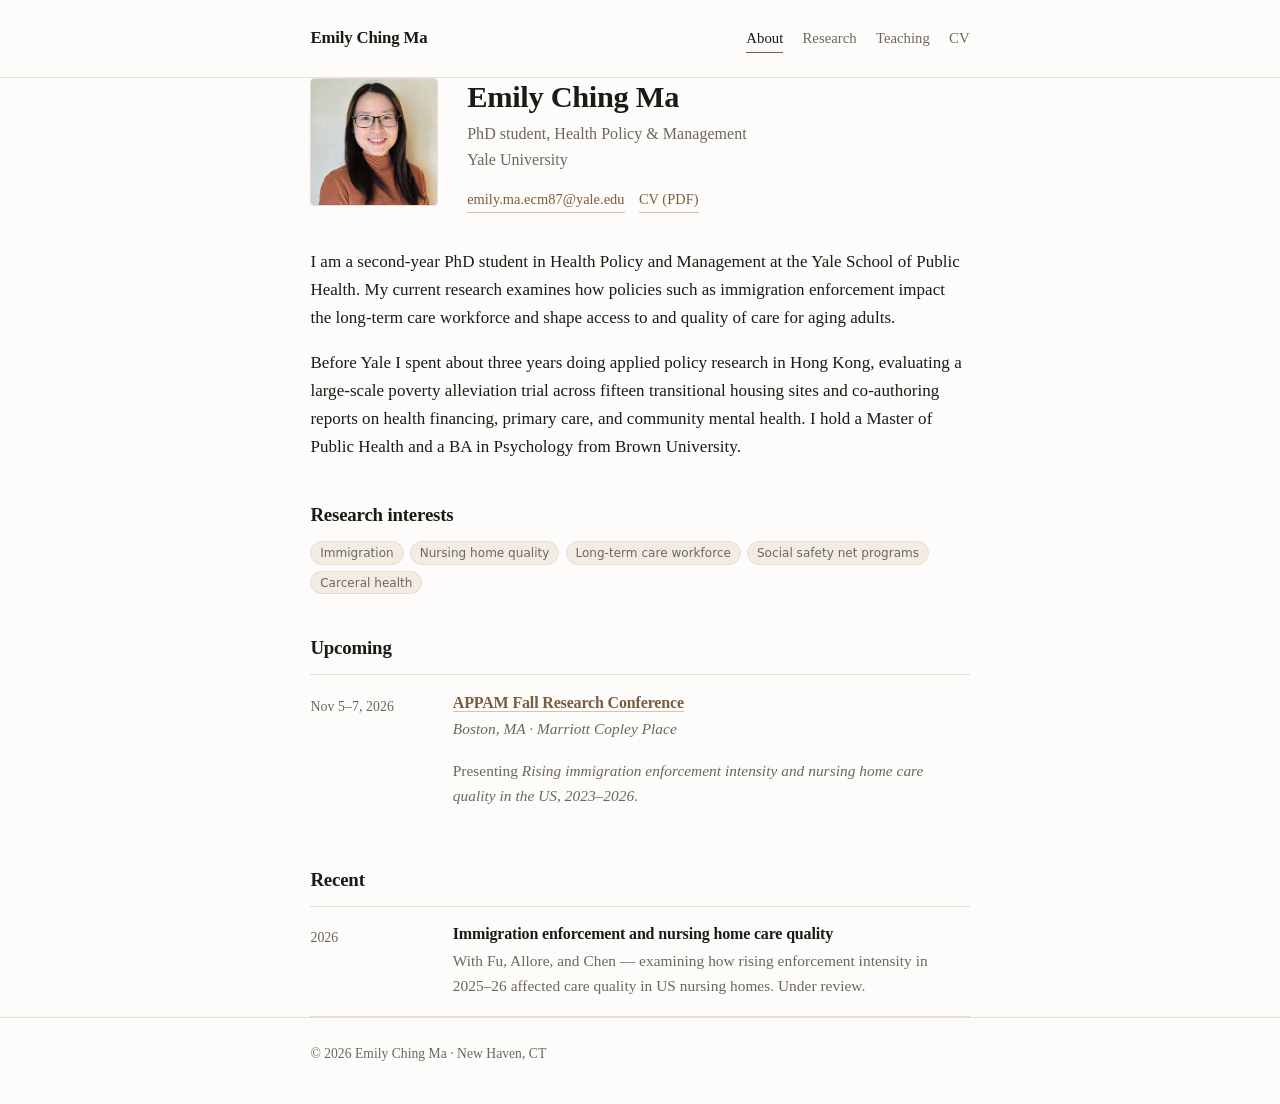
<file: index.html>
<!doctype html>
<html lang="en">
<head>
<meta charset="utf-8">
<meta name="viewport" content="width=device-width, initial-scale=1">
<title>Emily Ching Ma</title>
<meta name="description" content="Emily Ching Ma — PhD student in Health Policy & Management at Yale University.">
<link rel="stylesheet" href="style.css">
</head>
<body>

<header class="site">
  <div class="wrap">
    <a class="brand" href="index.html">Emily Ching Ma</a>
    <nav class="site">
      <a href="index.html" aria-current="page">About</a>
      <a href="research.html">Research</a>
      <a href="teaching.html">Teaching</a>
      <a href="cv.html">CV</a>
    </nav>
  </div>
</header>

<main class="wrap">

  <div class="intro">
    <img src="assets/photo.jpg" alt="Emily Ching Ma">
    <div>
      <h1>Emily Ching Ma</h1>
      <p class="tagline">PhD student, Health Policy &amp; Management<br>Yale University</p>
      <div class="links">
        <a href="mailto:emily.ma.ecm87@yale.edu">emily.ma.ecm87@yale.edu</a>
        <a href="assets/emily-ma-cv.pdf">CV (PDF)</a>
      </div>
    </div>
  </div>

  <p>I am a second-year PhD student in Health Policy and Management at the Yale School of Public
  Health. My current research examines how policies such as immigration enforcement impact the long-term
  care workforce and shape access to and quality of care for aging adults.</p>

  <p>Before Yale I spent about three years doing applied policy research in Hong Kong, evaluating a
  large-scale poverty alleviation trial across fifteen transitional housing sites and co-authoring reports
  on health financing, primary care, and community mental health. I hold a Master of Public Health and a
  BA in Psychology from Brown University.</p>

  <h2>Research interests</h2>
  <div class="tags">
    <span class="tag">Immigration</span>
    <span class="tag">Nursing home quality</span>
    <span class="tag">Long-term care workforce</span>
    <span class="tag">Social safety net programs</span>
    <span class="tag">Carceral health</span>
  </div>

  <h2>Upcoming</h2>
  <div class="entry">
    <div class="when">Nov 5&ndash;7, 2026</div>
    <div class="what">
      <h3><a href="https://www.appam.org/conference-events/2026appam/">APPAM Fall Research Conference</a></h3>
      <p class="role">Boston, MA &middot; Marriott Copley Place</p>
      <p>Presenting <em>Rising immigration enforcement intensity and nursing home care quality in the US,
      2023&ndash;2026</em>.</p>
    </div>
  </div>

  <h2>Recent</h2>
  <div class="entry">
    <div class="when">2026</div>
    <div class="what">
      <h3>Immigration enforcement and nursing home care quality</h3>
      <p>With Fu, Allore, and Chen — examining how rising enforcement intensity in 2025–26 affected
      care quality in US nursing homes. Under review.</p>
    </div>
  </div>

</main>

<footer class="site">
  <div class="wrap">© 2026 Emily Ching Ma · New Haven, CT</div>
</footer>

</body>
</html>
</file>
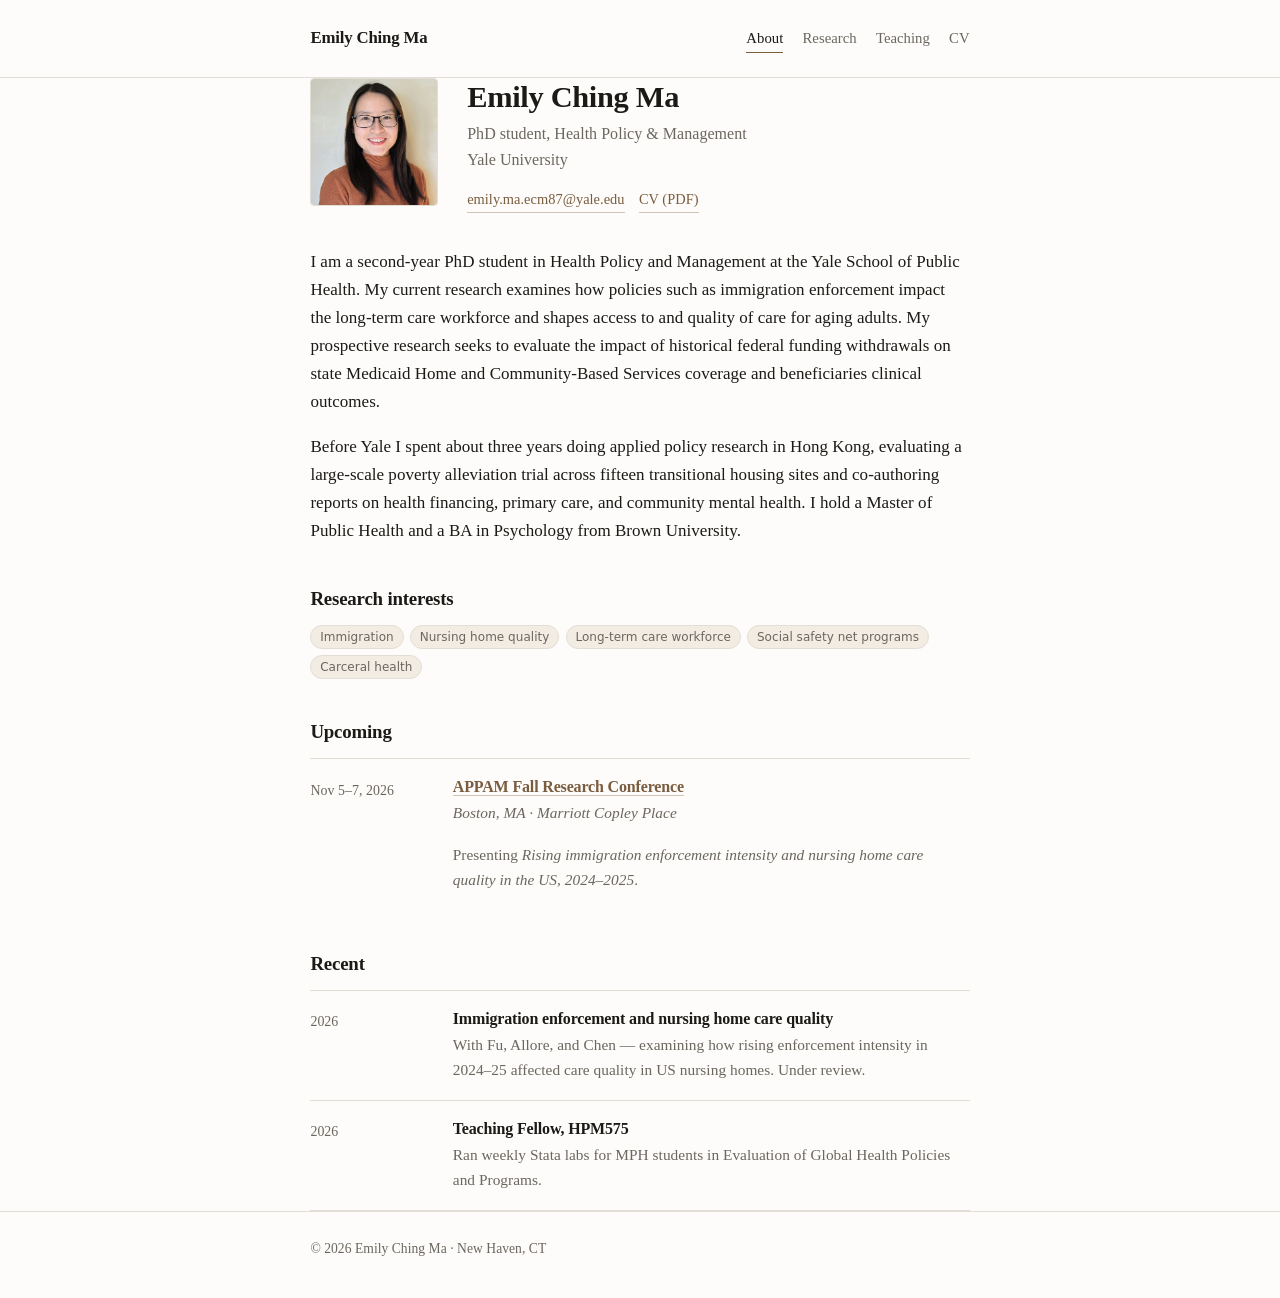
<file: site/index.html>
<!doctype html>
<html lang="en">
<head>
<meta charset="utf-8">
<meta name="viewport" content="width=device-width, initial-scale=1">
<title>Emily Ching Ma</title>
<meta name="description" content="Emily Ching Ma — PhD student in Health Policy & Management at Yale University.">
<link rel="stylesheet" href="style.css">
</head>
<body>

<header class="site">
  <div class="wrap">
    <a class="brand" href="index.html">Emily Ching Ma</a>
    <nav class="site">
      <a href="index.html" aria-current="page">About</a>
      <a href="research.html">Research</a>
      <a href="teaching.html">Teaching</a>
      <a href="cv.html">CV</a>
    </nav>
  </div>
</header>

<main class="wrap">

  <div class="intro">
    <img src="assets/photo.jpg" alt="Emily Ching Ma">
    <div>
      <h1>Emily Ching Ma</h1>
      <p class="tagline">PhD student, Health Policy &amp; Management<br>Yale University</p>
      <div class="links">
        <a href="mailto:emily.ma.ecm87@yale.edu">emily.ma.ecm87@yale.edu</a>
        <a href="assets/emily-ma-cv.pdf">CV (PDF)</a>
      </div>
    </div>
  </div>

  <p>I am a second-year PhD student in Health Policy and Management at the Yale School of Public
  Health. My current research examines how policies such as immigration enforcement impact the long-term
  care workforce and shapes access to and quality of care for aging adults. My prospective research seeks
  to evaluate the impact of historical federal funding withdrawals on state Medicaid Home and
  Community-Based Services coverage and beneficiaries clinical outcomes.</p>

  <p>Before Yale I spent about three years doing applied policy research in Hong Kong, evaluating a
  large-scale poverty alleviation trial across fifteen transitional housing sites and co-authoring reports
  on health financing, primary care, and community mental health. I hold a Master of Public Health and a
  BA in Psychology from Brown University.</p>

  <h2>Research interests</h2>
  <div class="tags">
    <span class="tag">Immigration</span>
    <span class="tag">Nursing home quality</span>
    <span class="tag">Long-term care workforce</span>
    <span class="tag">Social safety net programs</span>
    <span class="tag">Carceral health</span>
  </div>

  <h2>Upcoming</h2>
  <div class="entry">
    <div class="when">Nov 5&ndash;7, 2026</div>
    <div class="what">
      <h3><a href="https://www.appam.org/conference-events/2026appam/">APPAM Fall Research Conference</a></h3>
      <p class="role">Boston, MA &middot; Marriott Copley Place</p>
      <p>Presenting <em>Rising immigration enforcement intensity and nursing home care quality in the US,
      2024&ndash;2025</em>.</p>
    </div>
  </div>

  <h2>Recent</h2>
  <div class="entry">
    <div class="when">2026</div>
    <div class="what">
      <h3>Immigration enforcement and nursing home care quality</h3>
      <p>With Fu, Allore, and Chen — examining how rising enforcement intensity in 2024–25 affected
      care quality in US nursing homes. Under review.</p>
    </div>
  </div>
  <div class="entry">
    <div class="when">2026</div>
    <div class="what">
      <h3>Teaching Fellow, HPM575</h3>
      <p>Ran weekly Stata labs for MPH students in Evaluation of Global Health Policies and Programs.</p>
    </div>
  </div>

</main>

<footer class="site">
  <div class="wrap">© 2026 Emily Ching Ma · New Haven, CT</div>
</footer>

</body>
</html>
</file>
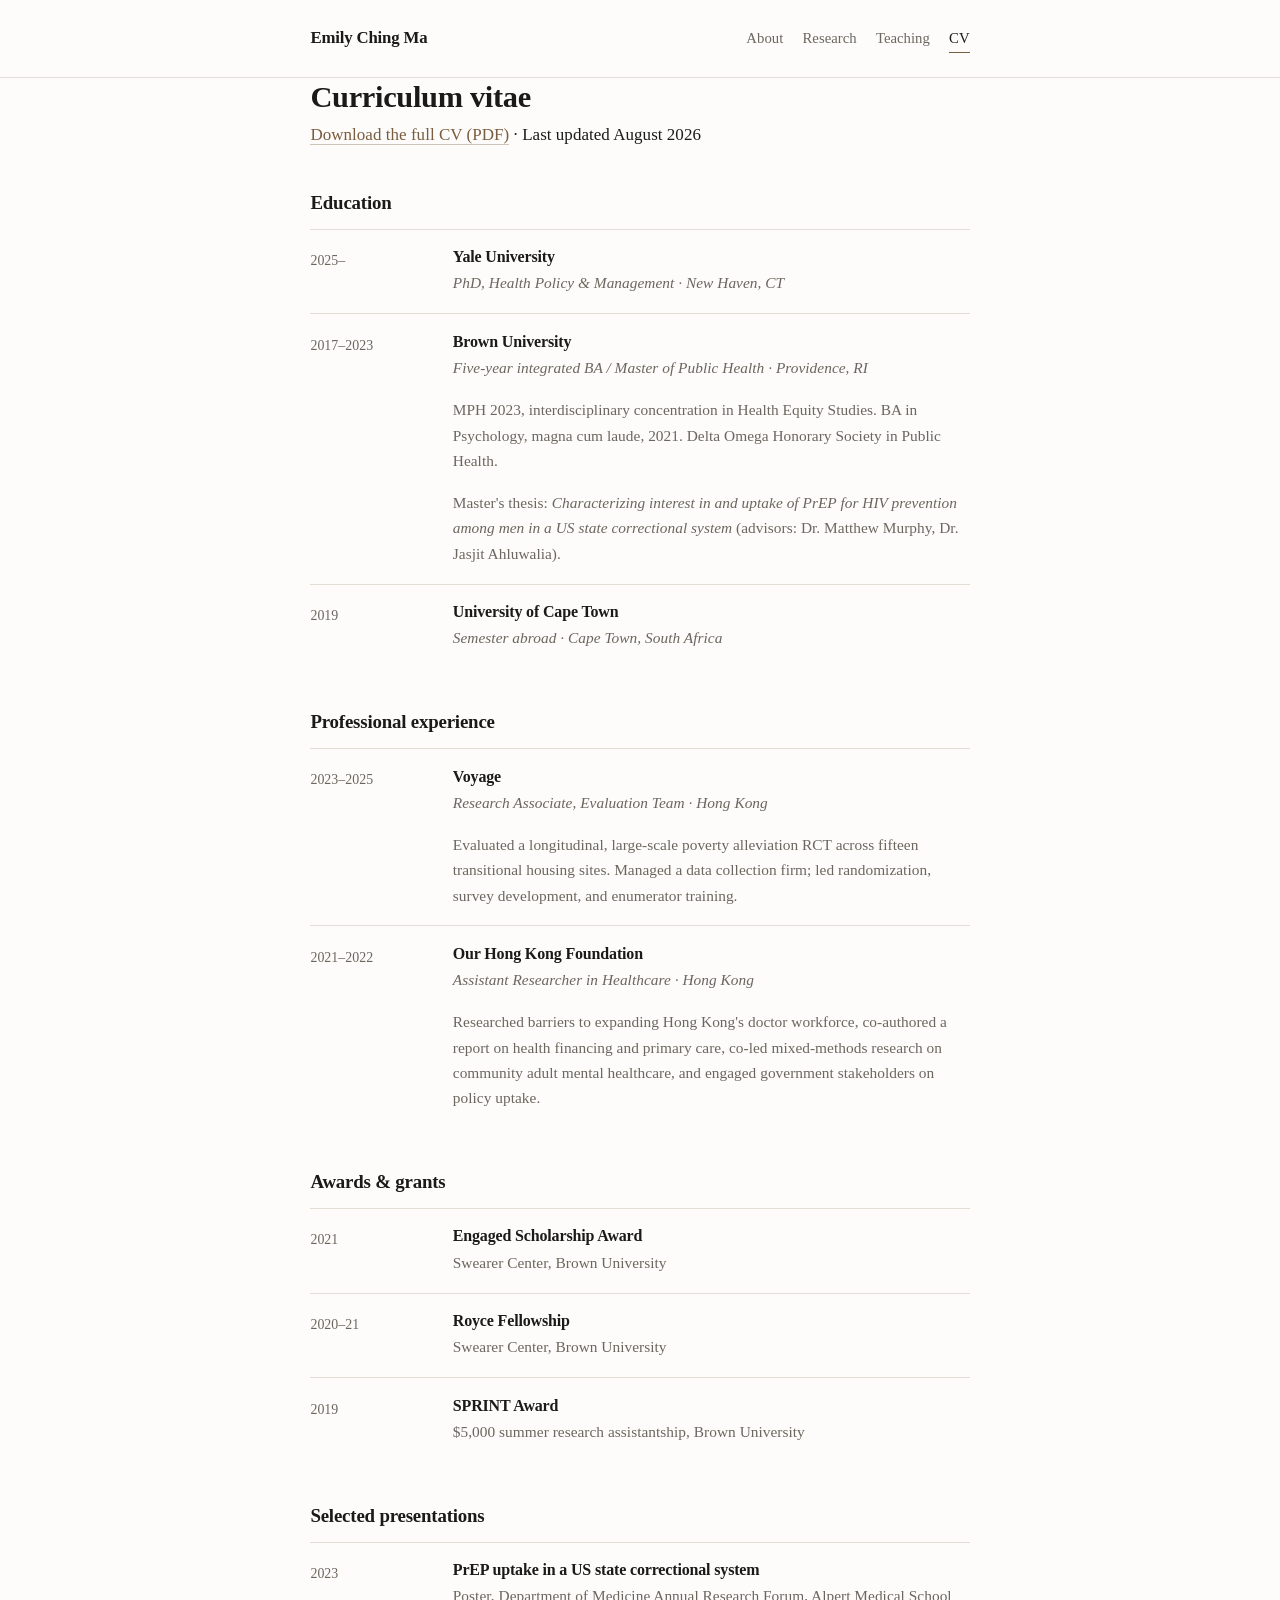
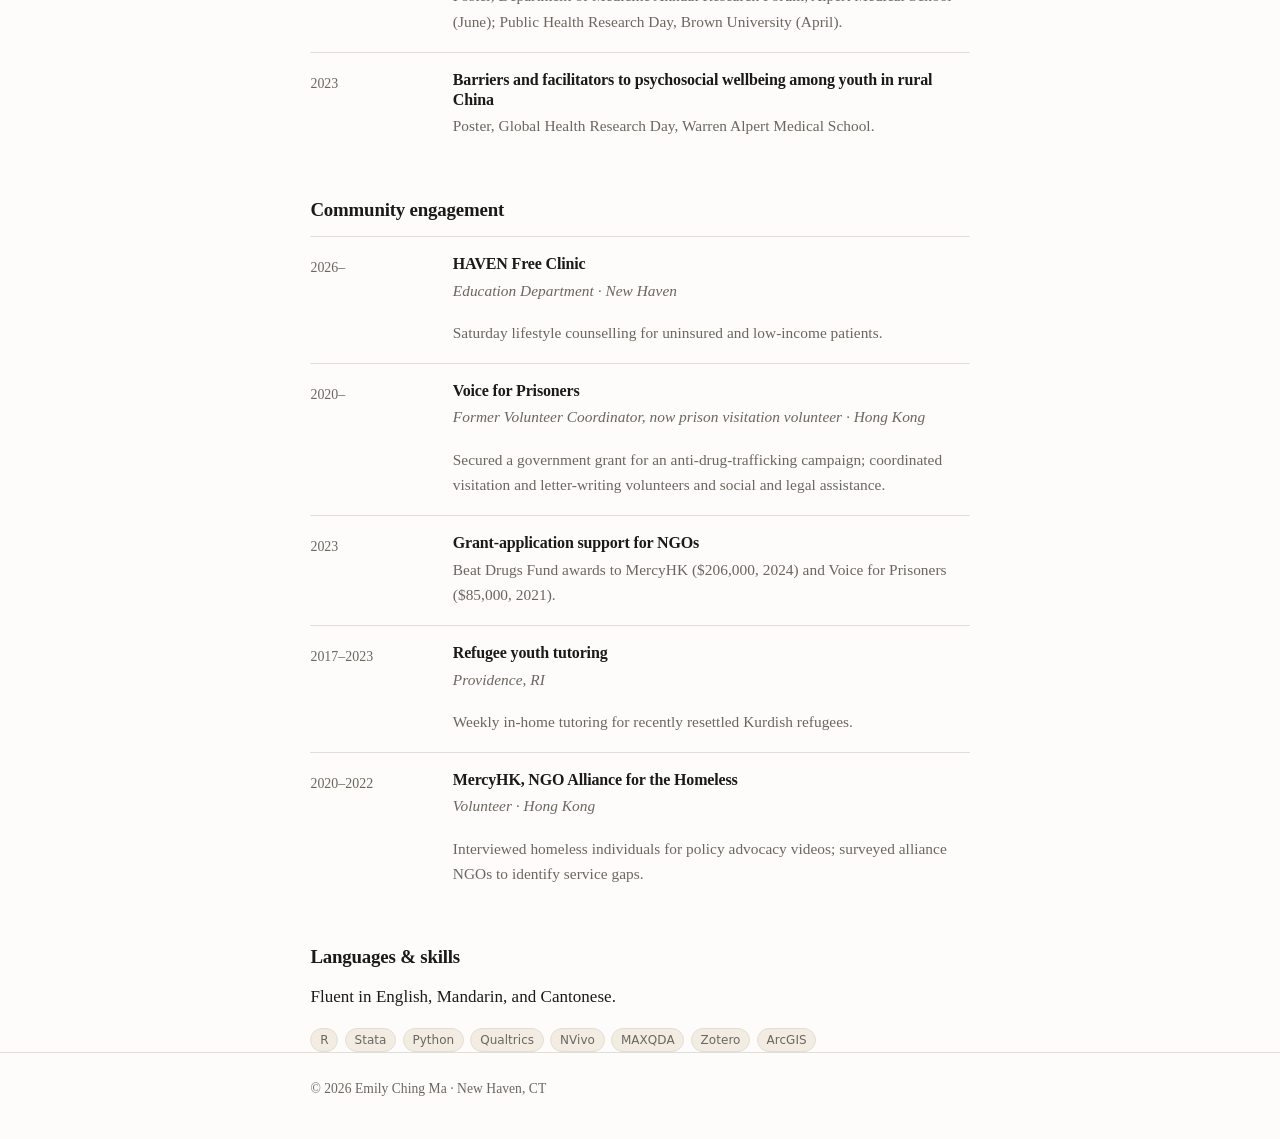
<file: cv.html>
<!doctype html>
<html lang="en">
<head>
<meta charset="utf-8">
<meta name="viewport" content="width=device-width, initial-scale=1">
<title>CV — Emily Ching Ma</title>
<link rel="stylesheet" href="style.css">
</head>
<body>

<header class="site">
  <div class="wrap">
    <a class="brand" href="index.html">Emily Ching Ma</a>
    <nav class="site">
      <a href="index.html">About</a>
      <a href="research.html">Research</a>
      <a href="teaching.html">Teaching</a>
      <a href="cv.html" aria-current="page">CV</a>
    </nav>
  </div>
</header>

<main class="wrap">
  <h1>Curriculum vitae</h1>
  <p><a href="assets/emily-ma-cv.pdf">Download the full CV (PDF)</a> · Last updated August 2026</p>

  <h2>Education</h2>

  <div class="entry">
    <div class="when">2025–</div>
    <div class="what">
      <h3>Yale University</h3>
      <p class="role">PhD, Health Policy &amp; Management · New Haven, CT</p>
    </div>
  </div>

  <div class="entry">
    <div class="when">2017–2023</div>
    <div class="what">
      <h3>Brown University</h3>
      <p class="role">Five-year integrated BA / Master of Public Health · Providence, RI</p>
      <p>MPH 2023, interdisciplinary concentration in Health Equity Studies. BA in Psychology,
      magna cum laude, 2021. Delta Omega Honorary Society in Public Health.</p>
      <p>Master's thesis: <em>Characterizing interest in and uptake of PrEP for HIV prevention among men in
      a US state correctional system</em> (advisors: Dr. Matthew Murphy, Dr. Jasjit Ahluwalia).</p>
    </div>
  </div>

  <div class="entry">
    <div class="when">2019</div>
    <div class="what">
      <h3>University of Cape Town</h3>
      <p class="role">Semester abroad · Cape Town, South Africa</p>
    </div>
  </div>

  <h2>Professional experience</h2>

  <div class="entry">
    <div class="when">2023–2025</div>
    <div class="what">
      <h3>Voyage</h3>
      <p class="role">Research Associate, Evaluation Team · Hong Kong</p>
      <p>Evaluated a longitudinal, large-scale poverty alleviation RCT across fifteen transitional housing
      sites. Managed a data collection firm; led randomization, survey development, and enumerator training.</p>
    </div>
  </div>

  <div class="entry">
    <div class="when">2021–2022</div>
    <div class="what">
      <h3>Our Hong Kong Foundation</h3>
      <p class="role">Assistant Researcher in Healthcare · Hong Kong</p>
      <p>Researched barriers to expanding Hong Kong's doctor workforce, co-authored a report on health
      financing and primary care, co-led mixed-methods research on community adult mental healthcare, and
      engaged government stakeholders on policy uptake.</p>
    </div>
  </div>

  <h2>Awards &amp; grants</h2>

  <div class="entry">
    <div class="when">2021</div>
    <div class="what"><h3>Engaged Scholarship Award</h3><p>Swearer Center, Brown University</p></div>
  </div>
  <div class="entry">
    <div class="when">2020–21</div>
    <div class="what"><h3>Royce Fellowship</h3><p>Swearer Center, Brown University</p></div>
  </div>
  <div class="entry">
    <div class="when">2019</div>
    <div class="what"><h3>SPRINT Award</h3><p>$5,000 summer research assistantship, Brown University</p></div>
  </div>

  <h2>Selected presentations</h2>

  <div class="entry">
    <div class="when">2023</div>
    <div class="what">
      <h3>PrEP uptake in a US state correctional system</h3>
      <p>Poster, Department of Medicine Annual Research Forum, Alpert Medical School (June); Public Health
      Research Day, Brown University (April).</p>
    </div>
  </div>
  <div class="entry">
    <div class="when">2023</div>
    <div class="what">
      <h3>Barriers and facilitators to psychosocial wellbeing among youth in rural China</h3>
      <p>Poster, Global Health Research Day, Warren Alpert Medical School.</p>
    </div>
  </div>

  <h2>Community engagement</h2>

  <div class="entry">
    <div class="when">2026–</div>
    <div class="what">
      <h3>HAVEN Free Clinic</h3>
      <p class="role">Education Department · New Haven</p>
      <p>Saturday lifestyle counselling for uninsured and low-income patients.</p>
    </div>
  </div>
  <div class="entry">
    <div class="when">2020–</div>
    <div class="what">
      <h3>Voice for Prisoners</h3>
      <p class="role">Former Volunteer Coordinator, now prison visitation volunteer · Hong Kong</p>
      <p>Secured a government grant for an anti-drug-trafficking campaign; coordinated visitation and
      letter-writing volunteers and social and legal assistance.</p>
    </div>
  </div>
  <div class="entry">
    <div class="when">2023</div>
    <div class="what">
      <h3>Grant-application support for NGOs</h3>
      <p>Beat Drugs Fund awards to MercyHK ($206,000, 2024) and Voice for Prisoners ($85,000, 2021).</p>
    </div>
  </div>
  <div class="entry">
    <div class="when">2017–2023</div>
    <div class="what">
      <h3>Refugee youth tutoring</h3>
      <p class="role">Providence, RI</p>
      <p>Weekly in-home tutoring for recently resettled Kurdish refugees.</p>
    </div>
  </div>
  <div class="entry">
    <div class="when">2020–2022</div>
    <div class="what">
      <h3>MercyHK, NGO Alliance for the Homeless</h3>
      <p class="role">Volunteer · Hong Kong</p>
      <p>Interviewed homeless individuals for policy advocacy videos; surveyed alliance NGOs to identify
      service gaps.</p>
    </div>
  </div>

  <h2>Languages &amp; skills</h2>
  <p>Fluent in English, Mandarin, and Cantonese.</p>
  <div class="tags">
    <span class="tag">R</span><span class="tag">Stata</span><span class="tag">Python</span>
    <span class="tag">Qualtrics</span><span class="tag">NVivo</span><span class="tag">MAXQDA</span>
    <span class="tag">Zotero</span><span class="tag">ArcGIS</span>
  </div>

</main>

<footer class="site">
  <div class="wrap">© 2026 Emily Ching Ma · New Haven, CT</div>
</footer>

</body>
</html>
</file>
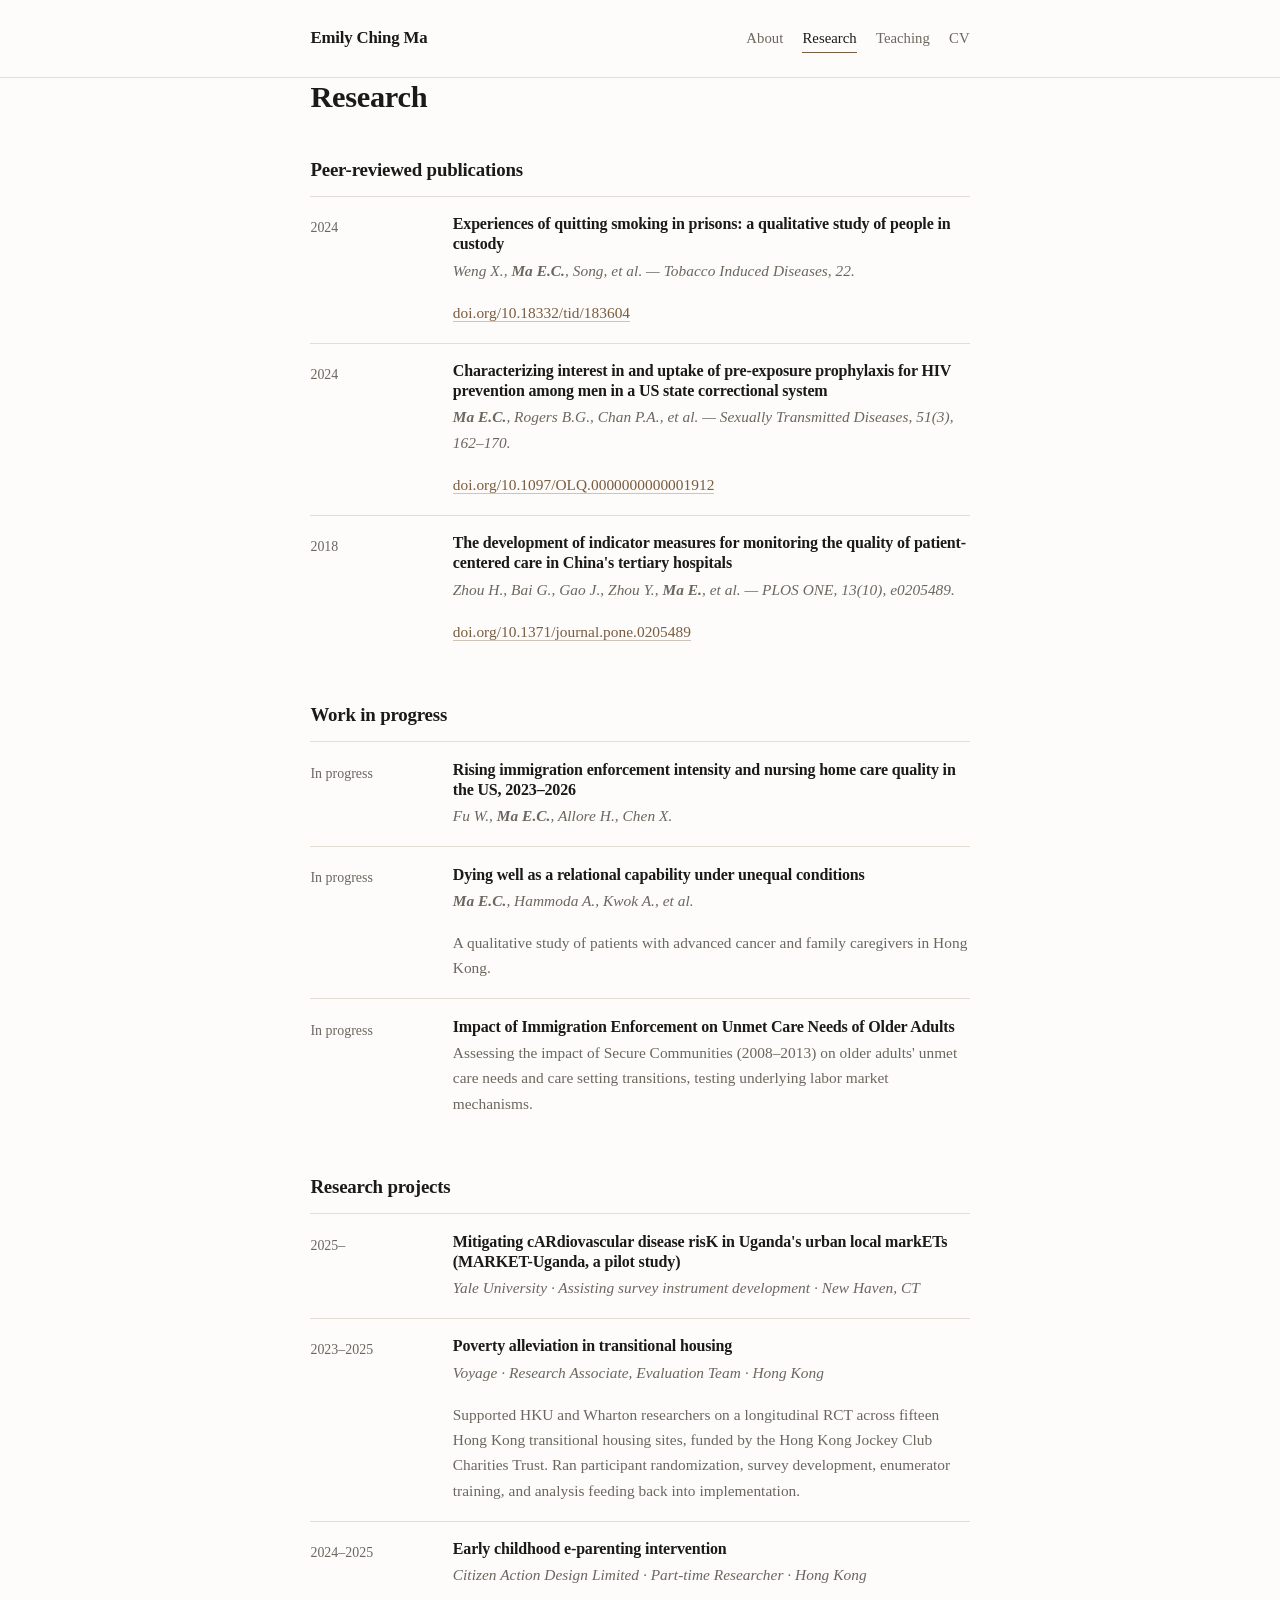
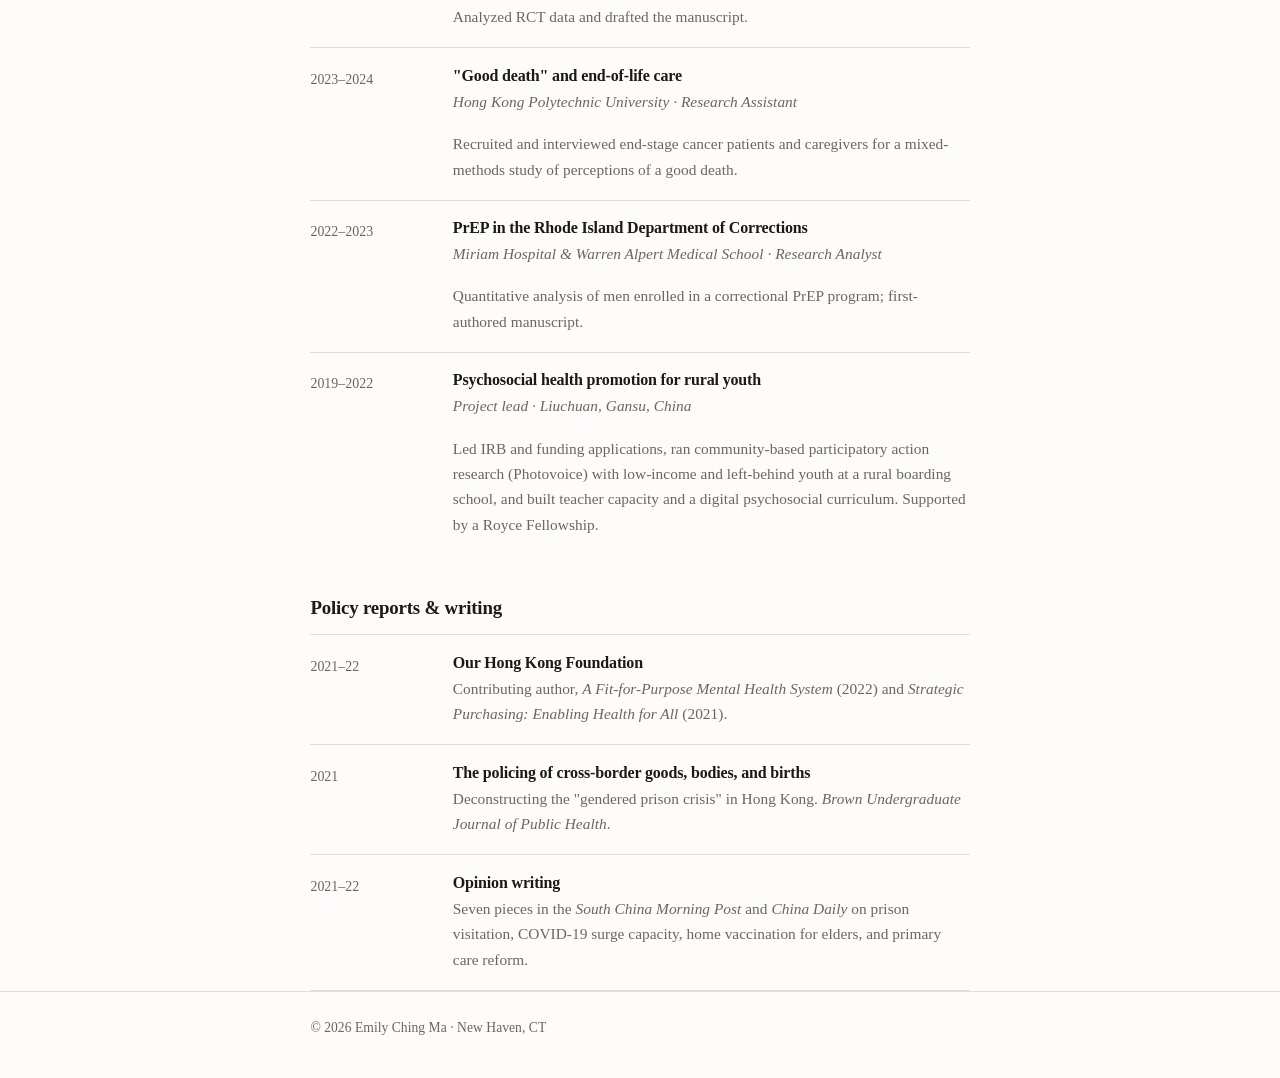
<file: research.html>
<!doctype html>
<html lang="en">
<head>
<meta charset="utf-8">
<meta name="viewport" content="width=device-width, initial-scale=1">
<title>Research — Emily Ching Ma</title>
<link rel="stylesheet" href="style.css">
</head>
<body>

<header class="site">
  <div class="wrap">
    <a class="brand" href="index.html">Emily Ching Ma</a>
    <nav class="site">
      <a href="index.html">About</a>
      <a href="research.html" aria-current="page">Research</a>
      <a href="teaching.html">Teaching</a>
      <a href="cv.html">CV</a>
    </nav>
  </div>
</header>

<main class="wrap">
  <h1>Research</h1>

  <h2>Peer-reviewed publications</h2>

  <div class="entry">
    <div class="when">2024</div>
    <div class="what">
      <h3>Experiences of quitting smoking in prisons: a qualitative study of people in custody</h3>
      <p class="role">Weng X., <strong>Ma E.C.</strong>, Song, et al. — <em>Tobacco Induced Diseases</em>, 22.</p>
      <p><a href="https://doi.org/10.18332/tid/183604">doi.org/10.18332/tid/183604</a></p>
    </div>
  </div>

  <div class="entry">
    <div class="when">2024</div>
    <div class="what">
      <h3>Characterizing interest in and uptake of pre-exposure prophylaxis for HIV prevention among men in a US state correctional system</h3>
      <p class="role"><strong>Ma E.C.</strong>, Rogers B.G., Chan P.A., et al. — <em>Sexually Transmitted Diseases</em>, 51(3), 162–170.</p>
      <p><a href="https://doi.org/10.1097/OLQ.0000000000001912">doi.org/10.1097/OLQ.0000000000001912</a></p>
    </div>
  </div>

  <div class="entry">
    <div class="when">2018</div>
    <div class="what">
      <h3>The development of indicator measures for monitoring the quality of patient-centered care in China's tertiary hospitals</h3>
      <p class="role">Zhou H., Bai G., Gao J., Zhou Y., <strong>Ma E.</strong>, et al. — <em>PLOS ONE</em>, 13(10), e0205489.</p>
      <p><a href="https://doi.org/10.1371/journal.pone.0205489">doi.org/10.1371/journal.pone.0205489</a></p>
    </div>
  </div>

  <h2>Work in progress</h2>

  <div class="entry">
    <div class="when">In progress</div>
    <div class="what">
      <h3>Rising immigration enforcement intensity and nursing home care quality in the US, 2023–2026</h3>
      <p class="role">Fu W., <strong>Ma E.C.</strong>, Allore H., Chen X.</p>
    </div>
  </div>

  <div class="entry">
    <div class="when">In progress</div>
    <div class="what">
      <h3>Dying well as a relational capability under unequal conditions</h3>
      <p class="role"><strong>Ma E.C.</strong>, Hammoda A., Kwok A., et al.</p>
      <p>A qualitative study of patients with advanced cancer and family caregivers in Hong Kong.</p>
    </div>
  </div>

  <div class="entry">
    <div class="when">In progress</div>
    <div class="what">
      <h3>Impact of Immigration Enforcement on Unmet Care Needs of Older Adults</h3>
      <p>Assessing the impact of Secure Communities (2008&ndash;2013) on older adults' unmet care needs and
      care setting transitions, testing underlying labor market mechanisms.</p>
    </div>
  </div>

  <h2>Research projects</h2>

  <div class="entry">
    <div class="when">2025&ndash;</div>
    <div class="what">
      <h3>Mitigating cARdiovascular disease risK in Uganda's urban local markETs (MARKET-Uganda, a pilot study)</h3>
      <p class="role">Yale University &middot; Assisting survey instrument development &middot; New Haven, CT</p>
    </div>
  </div>

  <div class="entry">
    <div class="when">2023–2025</div>
    <div class="what">
      <h3>Poverty alleviation in transitional housing</h3>
      <p class="role">Voyage · Research Associate, Evaluation Team · Hong Kong</p>
      <p>Supported HKU and Wharton researchers on a longitudinal RCT across fifteen Hong Kong transitional
      housing sites, funded by the Hong Kong Jockey Club Charities Trust. Ran participant randomization,
      survey development, enumerator training, and analysis feeding back into implementation.</p>
    </div>
  </div>

  <div class="entry">
    <div class="when">2024–2025</div>
    <div class="what">
      <h3>Early childhood e-parenting intervention</h3>
      <p class="role">Citizen Action Design Limited · Part-time Researcher · Hong Kong</p>
      <p>Analyzed RCT data and drafted the manuscript.</p>
    </div>
  </div>

  <div class="entry">
    <div class="when">2023–2024</div>
    <div class="what">
      <h3>"Good death" and end-of-life care</h3>
      <p class="role">Hong Kong Polytechnic University · Research Assistant</p>
      <p>Recruited and interviewed end-stage cancer patients and caregivers for a mixed-methods study of
      perceptions of a good death.</p>
    </div>
  </div>

  <div class="entry">
    <div class="when">2022–2023</div>
    <div class="what">
      <h3>PrEP in the Rhode Island Department of Corrections</h3>
      <p class="role">Miriam Hospital &amp; Warren Alpert Medical School · Research Analyst</p>
      <p>Quantitative analysis of men enrolled in a correctional PrEP program; first-authored manuscript.</p>
    </div>
  </div>

  <div class="entry">
    <div class="when">2019–2022</div>
    <div class="what">
      <h3>Psychosocial health promotion for rural youth</h3>
      <p class="role">Project lead · Liuchuan, Gansu, China</p>
      <p>Led IRB and funding applications, ran community-based participatory action research (Photovoice)
      with low-income and left-behind youth at a rural boarding school, and built teacher capacity and a
      digital psychosocial curriculum. Supported by a Royce Fellowship.</p>
    </div>
  </div>

  <h2>Policy reports &amp; writing</h2>

  <div class="entry">
    <div class="when">2021–22</div>
    <div class="what">
      <h3>Our Hong Kong Foundation</h3>
      <p>Contributing author, <em>A Fit-for-Purpose Mental Health System</em> (2022) and
      <em>Strategic Purchasing: Enabling Health for All</em> (2021).</p>
    </div>
  </div>

  <div class="entry">
    <div class="when">2021</div>
    <div class="what">
      <h3>The policing of cross-border goods, bodies, and births</h3>
      <p>Deconstructing the "gendered prison crisis" in Hong Kong. <em>Brown Undergraduate Journal of
      Public Health</em>.</p>
    </div>
  </div>

  <div class="entry">
    <div class="when">2021–22</div>
    <div class="what">
      <h3>Opinion writing</h3>
      <p>Seven pieces in the <em>South China Morning Post</em> and <em>China Daily</em> on prison visitation,
      COVID-19 surge capacity, home vaccination for elders, and primary care reform.</p>
    </div>
  </div>

</main>

<footer class="site">
  <div class="wrap">© 2026 Emily Ching Ma · New Haven, CT</div>
</footer>

</body>
</html>
</file>
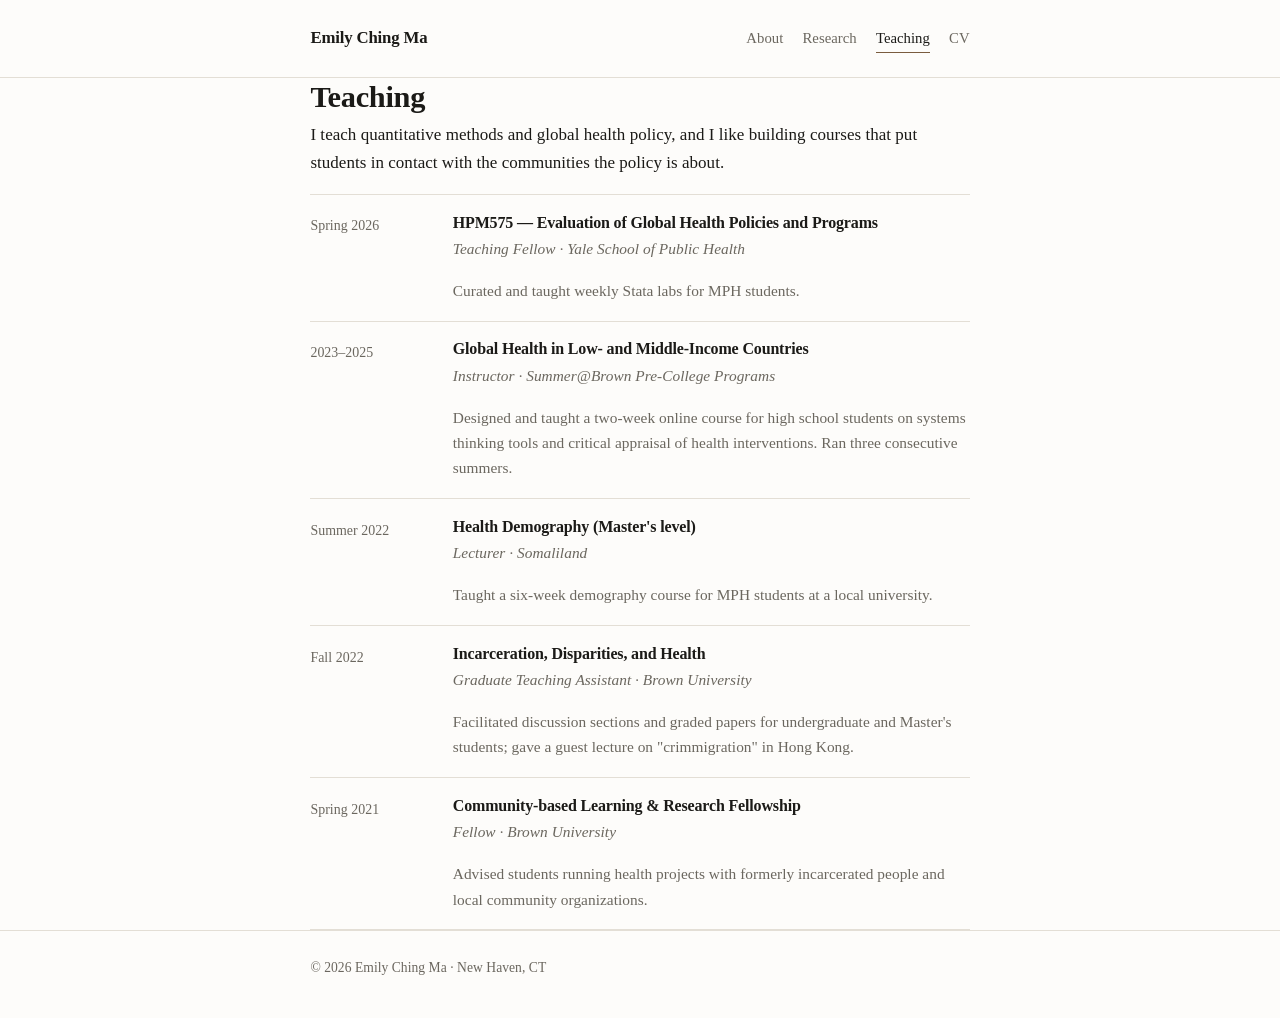
<file: teaching.html>
<!doctype html>
<html lang="en">
<head>
<meta charset="utf-8">
<meta name="viewport" content="width=device-width, initial-scale=1">
<title>Teaching — Emily Ching Ma</title>
<link rel="stylesheet" href="style.css">
</head>
<body>

<header class="site">
  <div class="wrap">
    <a class="brand" href="index.html">Emily Ching Ma</a>
    <nav class="site">
      <a href="index.html">About</a>
      <a href="research.html">Research</a>
      <a href="teaching.html" aria-current="page">Teaching</a>
      <a href="cv.html">CV</a>
    </nav>
  </div>
</header>

<main class="wrap">
  <h1>Teaching</h1>
  <p>I teach quantitative methods and global health policy, and I like building courses that put students
  in contact with the communities the policy is about.</p>

  <div class="entry">
    <div class="when">Spring 2026</div>
    <div class="what">
      <h3>HPM575 — Evaluation of Global Health Policies and Programs</h3>
      <p class="role">Teaching Fellow · Yale School of Public Health</p>
      <p>Curated and taught weekly Stata labs for MPH students.</p>
    </div>
  </div>

  <div class="entry">
    <div class="when">2023–2025</div>
    <div class="what">
      <h3>Global Health in Low- and Middle-Income Countries</h3>
      <p class="role">Instructor · Summer@Brown Pre-College Programs</p>
      <p>Designed and taught a two-week online course for high school students on systems thinking tools
      and critical appraisal of health interventions. Ran three consecutive summers.</p>
    </div>
  </div>

  <div class="entry">
    <div class="when">Summer 2022</div>
    <div class="what">
      <h3>Health Demography (Master's level)</h3>
      <p class="role">Lecturer · Somaliland</p>
      <p>Taught a six-week demography course for MPH students at a local university.</p>
    </div>
  </div>

  <div class="entry">
    <div class="when">Fall 2022</div>
    <div class="what">
      <h3>Incarceration, Disparities, and Health</h3>
      <p class="role">Graduate Teaching Assistant · Brown University</p>
      <p>Facilitated discussion sections and graded papers for undergraduate and Master's students; gave a
      guest lecture on "crimmigration" in Hong Kong.</p>
    </div>
  </div>

  <div class="entry">
    <div class="when">Spring 2021</div>
    <div class="what">
      <h3>Community-based Learning &amp; Research Fellowship</h3>
      <p class="role">Fellow · Brown University</p>
      <p>Advised students running health projects with formerly incarcerated people and local community
      organizations.</p>
    </div>
  </div>

</main>

<footer class="site">
  <div class="wrap">© 2026 Emily Ching Ma · New Haven, CT</div>
</footer>

</body>
</html>
</file>
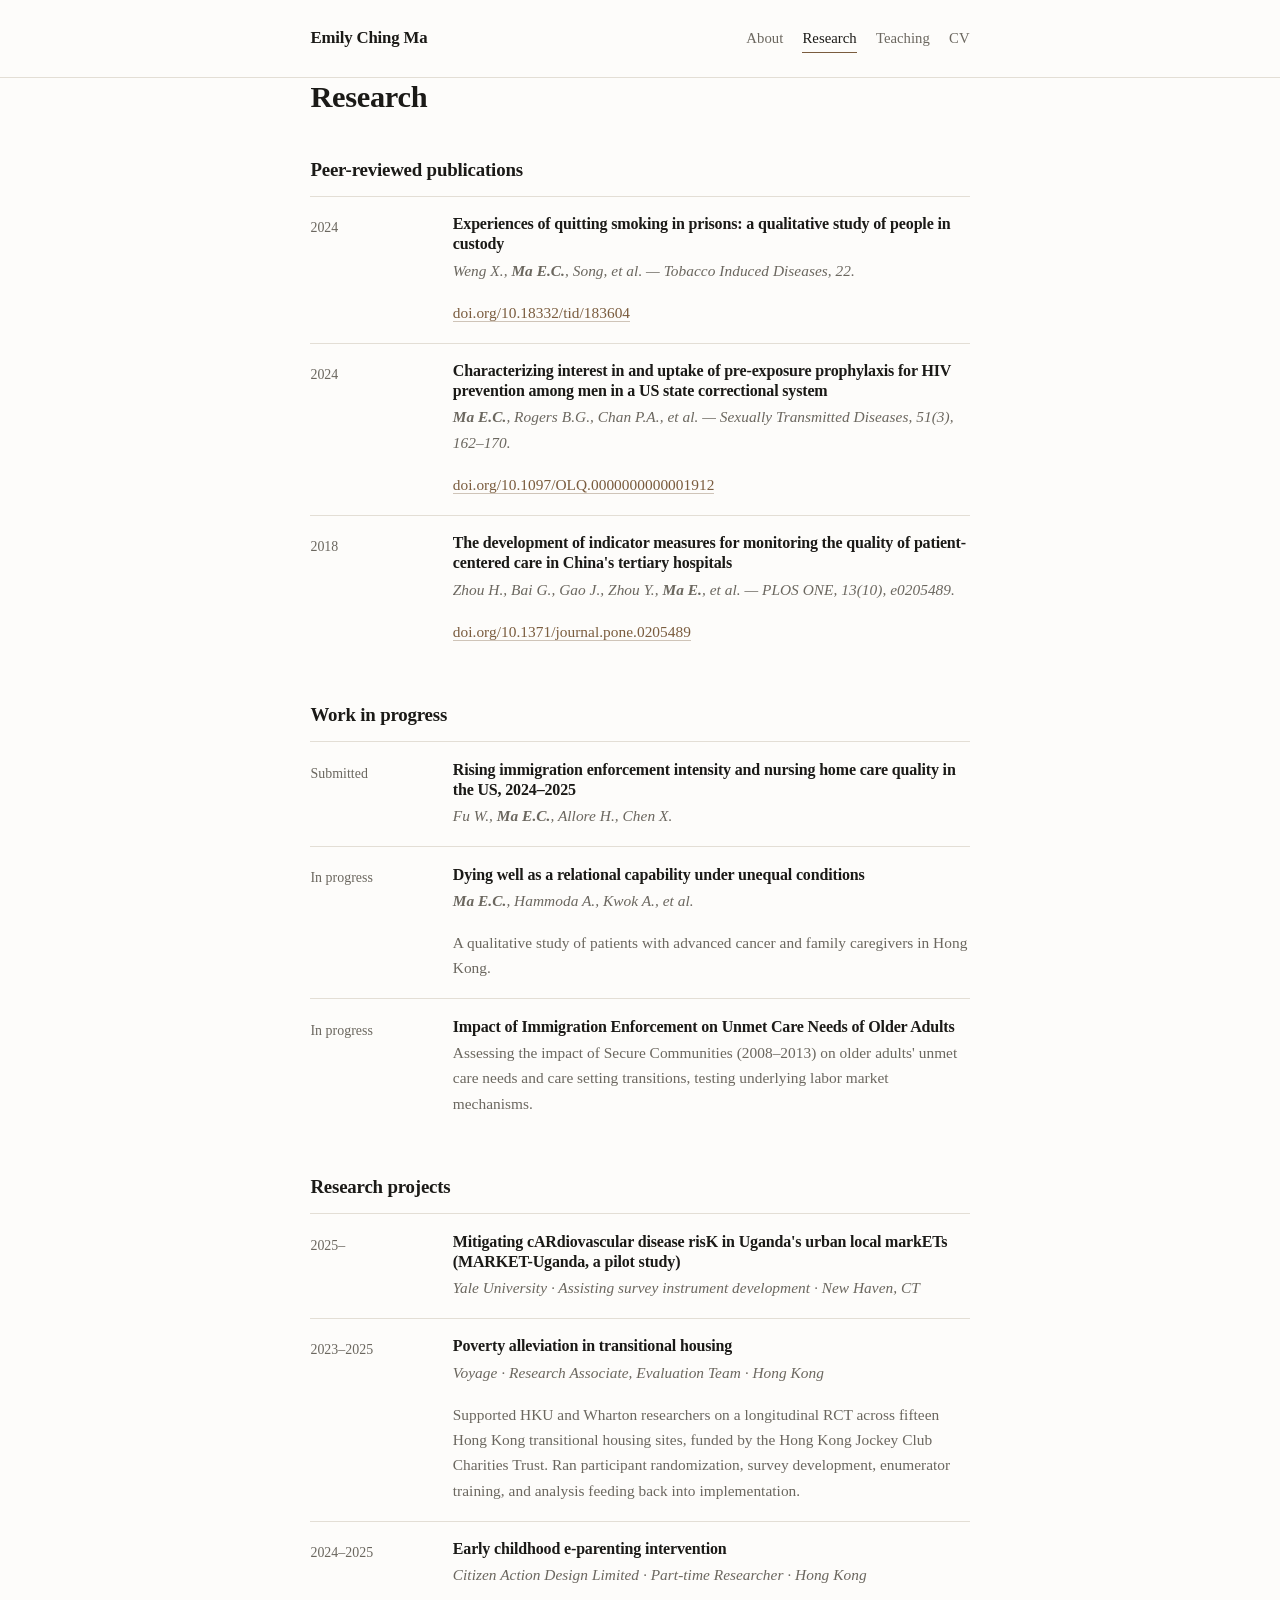
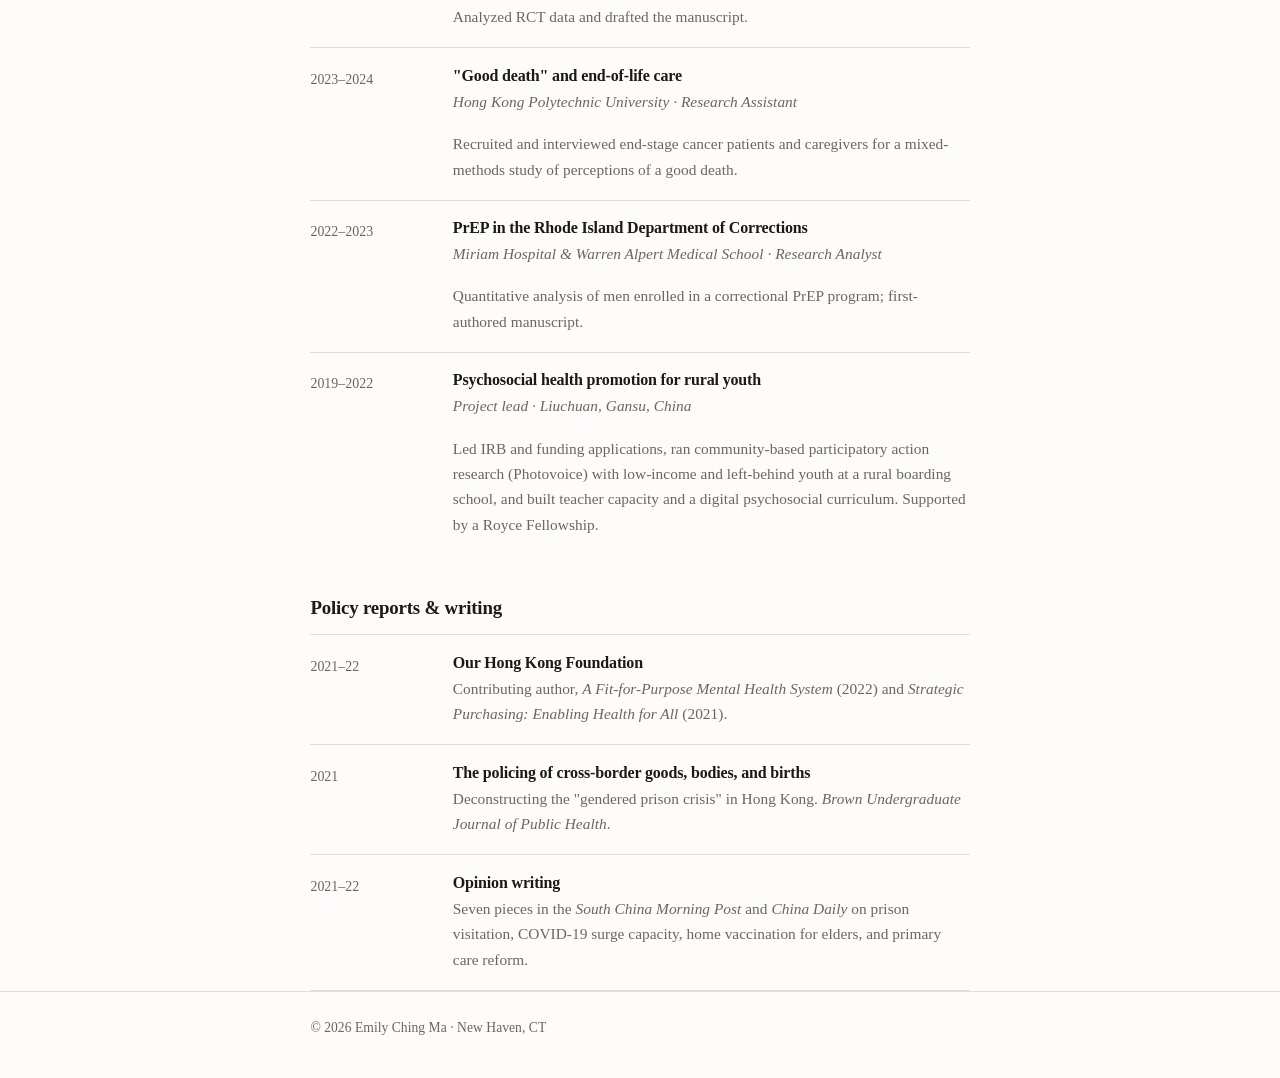
<file: site/research.html>
<!doctype html>
<html lang="en">
<head>
<meta charset="utf-8">
<meta name="viewport" content="width=device-width, initial-scale=1">
<title>Research — Emily Ching Ma</title>
<link rel="stylesheet" href="style.css">
</head>
<body>

<header class="site">
  <div class="wrap">
    <a class="brand" href="index.html">Emily Ching Ma</a>
    <nav class="site">
      <a href="index.html">About</a>
      <a href="research.html" aria-current="page">Research</a>
      <a href="teaching.html">Teaching</a>
      <a href="cv.html">CV</a>
    </nav>
  </div>
</header>

<main class="wrap">
  <h1>Research</h1>

  <h2>Peer-reviewed publications</h2>

  <div class="entry">
    <div class="when">2024</div>
    <div class="what">
      <h3>Experiences of quitting smoking in prisons: a qualitative study of people in custody</h3>
      <p class="role">Weng X., <strong>Ma E.C.</strong>, Song, et al. — <em>Tobacco Induced Diseases</em>, 22.</p>
      <p><a href="https://doi.org/10.18332/tid/183604">doi.org/10.18332/tid/183604</a></p>
    </div>
  </div>

  <div class="entry">
    <div class="when">2024</div>
    <div class="what">
      <h3>Characterizing interest in and uptake of pre-exposure prophylaxis for HIV prevention among men in a US state correctional system</h3>
      <p class="role"><strong>Ma E.C.</strong>, Rogers B.G., Chan P.A., et al. — <em>Sexually Transmitted Diseases</em>, 51(3), 162–170.</p>
      <p><a href="https://doi.org/10.1097/OLQ.0000000000001912">doi.org/10.1097/OLQ.0000000000001912</a></p>
    </div>
  </div>

  <div class="entry">
    <div class="when">2018</div>
    <div class="what">
      <h3>The development of indicator measures for monitoring the quality of patient-centered care in China's tertiary hospitals</h3>
      <p class="role">Zhou H., Bai G., Gao J., Zhou Y., <strong>Ma E.</strong>, et al. — <em>PLOS ONE</em>, 13(10), e0205489.</p>
      <p><a href="https://doi.org/10.1371/journal.pone.0205489">doi.org/10.1371/journal.pone.0205489</a></p>
    </div>
  </div>

  <h2>Work in progress</h2>

  <div class="entry">
    <div class="when">Submitted</div>
    <div class="what">
      <h3>Rising immigration enforcement intensity and nursing home care quality in the US, 2024–2025</h3>
      <p class="role">Fu W., <strong>Ma E.C.</strong>, Allore H., Chen X.</p>
    </div>
  </div>

  <div class="entry">
    <div class="when">In progress</div>
    <div class="what">
      <h3>Dying well as a relational capability under unequal conditions</h3>
      <p class="role"><strong>Ma E.C.</strong>, Hammoda A., Kwok A., et al.</p>
      <p>A qualitative study of patients with advanced cancer and family caregivers in Hong Kong.</p>
    </div>
  </div>

  <div class="entry">
    <div class="when">In progress</div>
    <div class="what">
      <h3>Impact of Immigration Enforcement on Unmet Care Needs of Older Adults</h3>
      <p>Assessing the impact of Secure Communities (2008&ndash;2013) on older adults' unmet care needs and
      care setting transitions, testing underlying labor market mechanisms.</p>
    </div>
  </div>

  <h2>Research projects</h2>

  <div class="entry">
    <div class="when">2025&ndash;</div>
    <div class="what">
      <h3>Mitigating cARdiovascular disease risK in Uganda's urban local markETs (MARKET-Uganda, a pilot study)</h3>
      <p class="role">Yale University &middot; Assisting survey instrument development &middot; New Haven, CT</p>
    </div>
  </div>

  <div class="entry">
    <div class="when">2023–2025</div>
    <div class="what">
      <h3>Poverty alleviation in transitional housing</h3>
      <p class="role">Voyage · Research Associate, Evaluation Team · Hong Kong</p>
      <p>Supported HKU and Wharton researchers on a longitudinal RCT across fifteen Hong Kong transitional
      housing sites, funded by the Hong Kong Jockey Club Charities Trust. Ran participant randomization,
      survey development, enumerator training, and analysis feeding back into implementation.</p>
    </div>
  </div>

  <div class="entry">
    <div class="when">2024–2025</div>
    <div class="what">
      <h3>Early childhood e-parenting intervention</h3>
      <p class="role">Citizen Action Design Limited · Part-time Researcher · Hong Kong</p>
      <p>Analyzed RCT data and drafted the manuscript.</p>
    </div>
  </div>

  <div class="entry">
    <div class="when">2023–2024</div>
    <div class="what">
      <h3>"Good death" and end-of-life care</h3>
      <p class="role">Hong Kong Polytechnic University · Research Assistant</p>
      <p>Recruited and interviewed end-stage cancer patients and caregivers for a mixed-methods study of
      perceptions of a good death.</p>
    </div>
  </div>

  <div class="entry">
    <div class="when">2022–2023</div>
    <div class="what">
      <h3>PrEP in the Rhode Island Department of Corrections</h3>
      <p class="role">Miriam Hospital &amp; Warren Alpert Medical School · Research Analyst</p>
      <p>Quantitative analysis of men enrolled in a correctional PrEP program; first-authored manuscript.</p>
    </div>
  </div>

  <div class="entry">
    <div class="when">2019–2022</div>
    <div class="what">
      <h3>Psychosocial health promotion for rural youth</h3>
      <p class="role">Project lead · Liuchuan, Gansu, China</p>
      <p>Led IRB and funding applications, ran community-based participatory action research (Photovoice)
      with low-income and left-behind youth at a rural boarding school, and built teacher capacity and a
      digital psychosocial curriculum. Supported by a Royce Fellowship.</p>
    </div>
  </div>

  <h2>Policy reports &amp; writing</h2>

  <div class="entry">
    <div class="when">2021–22</div>
    <div class="what">
      <h3>Our Hong Kong Foundation</h3>
      <p>Contributing author, <em>A Fit-for-Purpose Mental Health System</em> (2022) and
      <em>Strategic Purchasing: Enabling Health for All</em> (2021).</p>
    </div>
  </div>

  <div class="entry">
    <div class="when">2021</div>
    <div class="what">
      <h3>The policing of cross-border goods, bodies, and births</h3>
      <p>Deconstructing the "gendered prison crisis" in Hong Kong. <em>Brown Undergraduate Journal of
      Public Health</em>.</p>
    </div>
  </div>

  <div class="entry">
    <div class="when">2021–22</div>
    <div class="what">
      <h3>Opinion writing</h3>
      <p>Seven pieces in the <em>South China Morning Post</em> and <em>China Daily</em> on prison visitation,
      COVID-19 surge capacity, home vaccination for elders, and primary care reform.</p>
    </div>
  </div>

</main>

<footer class="site">
  <div class="wrap">© 2026 Emily Ching Ma · New Haven, CT</div>
</footer>

</body>
</html>
</file>
<file: style.css>
/* ---- tokens ---------------------------------------------------------- */
:root {
  --bg:        #fdfcfa;
  --surface:   #ffffff;
  --text:      #1b1a17;
  --muted:     #6b675f;
  --line:      #e3ded5;
  --accent:    #7a5c3e;
  --accent-sf: #f2ece3;
  --maxw:      44rem;
}
@media (prefers-color-scheme: dark) {
  :root {
    --bg:      #131211;
    --surface: #1b1a18;
    --text:    #eae6df;
    --muted:   #a09a90;
    --line:    #2e2b27;
    --accent:  #c9a37a;
    --accent-sf:#241f19;
  }
}

/* ---- base ------------------------------------------------------------ */
*, *::before, *::after { box-sizing: border-box; }
html { -webkit-text-size-adjust: 100%; }
body {
  margin: 0;
  background: var(--bg);
  color: var(--text);
  font: 400 17px/1.65 "Iowan Old Style", "Palatino Linotype", Palatino, Georgia, serif;
  letter-spacing: .002em;
}
.wrap { max-width: var(--maxw); margin: 0 auto; padding: 0 1.4rem; }

a { color: var(--accent); text-decoration: none; border-bottom: 1px solid color-mix(in srgb, var(--accent) 35%, transparent); }
a:hover { border-bottom-color: var(--accent); }

h1, h2, h3 { line-height: 1.25; letter-spacing: -.01em; font-weight: 600; }
h1 { font-size: 1.9rem; margin: 0 0 .3rem; }
h2 { font-size: 1.18rem; margin: 2.6rem 0 .9rem; }
h3 { font-size: 1rem; margin: 0 0 .2rem; }
p  { margin: 0 0 1.05rem; }

/* ---- header / nav ---------------------------------------------------- */
header.site {
  border-bottom: 1px solid var(--line);
  background: var(--bg);
}
header.site .wrap {
  display: flex; flex-wrap: wrap; gap: .6rem 1.4rem;
  align-items: baseline; justify-content: space-between;
  padding-top: 1.5rem; padding-bottom: 1.5rem;
}
.brand {
  font-size: 1.05rem; font-weight: 600; color: var(--text);
  border: 0; letter-spacing: -.01em;
}
nav.site { display: flex; gap: 1.2rem; font-size: .92rem; }
nav.site a { color: var(--muted); border: 0; }
nav.site a:hover { color: var(--text); }
nav.site a[aria-current="page"] { color: var(--text); border-bottom: 1.5px solid var(--accent); padding-bottom: 2px; }

main { padding: 3rem 0 4rem; }

/* ---- intro block ----------------------------------------------------- */
.intro { display: flex; gap: 1.8rem; align-items: flex-start; margin-bottom: 2.2rem; }
.intro img {
  width: 128px; height: 128px; flex: none;
  border-radius: 4px; object-fit: cover;
  background: var(--accent-sf); border: 1px solid var(--line);
}
.intro .tagline { color: var(--muted); font-size: 1rem; margin: 0 0 .9rem; }
.links { display: flex; flex-wrap: wrap; gap: .9rem; font-size: .9rem; }

/* ---- entries (projects, teaching, cv rows) --------------------------- */
.entry {
  display: grid; grid-template-columns: 7.5rem 1fr; gap: 0 1.4rem;
  padding: 1.1rem 0; border-top: 1px solid var(--line);
}
.entry:last-child { border-bottom: 1px solid var(--line); }
.entry .when { color: var(--muted); font-size: .87rem; padding-top: .18rem; font-variant-numeric: tabular-nums; }
.entry .what p:last-child { margin-bottom: 0; }
.entry .what p { font-size: .96rem; color: var(--muted); }
.entry .role { color: var(--muted); font-size: .92rem; font-style: italic; }
.tags { display: flex; flex-wrap: wrap; gap: .4rem; margin-top: .55rem; }
.tag {
  font: 500 .75rem/1 ui-sans-serif, system-ui, sans-serif;
  color: var(--muted); background: var(--accent-sf);
  border: 1px solid var(--line); border-radius: 999px; padding: .3rem .55rem;
}

/* ---- misc ------------------------------------------------------------ */
.note {
  background: var(--accent-sf); border: 1px dashed var(--line);
  border-radius: 6px; padding: .9rem 1.1rem; font-size: .9rem; color: var(--muted);
}
footer.site {
  border-top: 1px solid var(--line); padding: 1.6rem 0 2.4rem;
  color: var(--muted); font-size: .85rem;
}

@media (max-width: 620px) {
  body { font-size: 16px; }
  .intro { flex-direction: column; gap: 1.1rem; }
  .intro img { width: 96px; height: 96px; }
  .entry { grid-template-columns: 1fr; gap: .3rem; }
  .entry .when { padding-top: 0; }
}
</file>
<file: site/style.css>
/* ---- tokens ---------------------------------------------------------- */
:root {
  --bg:        #fdfcfa;
  --surface:   #ffffff;
  --text:      #1b1a17;
  --muted:     #6b675f;
  --line:      #e3ded5;
  --accent:    #7a5c3e;
  --accent-sf: #f2ece3;
  --maxw:      44rem;
}
@media (prefers-color-scheme: dark) {
  :root {
    --bg:      #131211;
    --surface: #1b1a18;
    --text:    #eae6df;
    --muted:   #a09a90;
    --line:    #2e2b27;
    --accent:  #c9a37a;
    --accent-sf:#241f19;
  }
}

/* ---- base ------------------------------------------------------------ */
*, *::before, *::after { box-sizing: border-box; }
html { -webkit-text-size-adjust: 100%; }
body {
  margin: 0;
  background: var(--bg);
  color: var(--text);
  font: 400 17px/1.65 "Iowan Old Style", "Palatino Linotype", Palatino, Georgia, serif;
  letter-spacing: .002em;
}
.wrap { max-width: var(--maxw); margin: 0 auto; padding: 0 1.4rem; }

a { color: var(--accent); text-decoration: none; border-bottom: 1px solid color-mix(in srgb, var(--accent) 35%, transparent); }
a:hover { border-bottom-color: var(--accent); }

h1, h2, h3 { line-height: 1.25; letter-spacing: -.01em; font-weight: 600; }
h1 { font-size: 1.9rem; margin: 0 0 .3rem; }
h2 { font-size: 1.18rem; margin: 2.6rem 0 .9rem; }
h3 { font-size: 1rem; margin: 0 0 .2rem; }
p  { margin: 0 0 1.05rem; }

/* ---- header / nav ---------------------------------------------------- */
header.site {
  border-bottom: 1px solid var(--line);
  background: var(--bg);
}
header.site .wrap {
  display: flex; flex-wrap: wrap; gap: .6rem 1.4rem;
  align-items: baseline; justify-content: space-between;
  padding-top: 1.5rem; padding-bottom: 1.5rem;
}
.brand {
  font-size: 1.05rem; font-weight: 600; color: var(--text);
  border: 0; letter-spacing: -.01em;
}
nav.site { display: flex; gap: 1.2rem; font-size: .92rem; }
nav.site a { color: var(--muted); border: 0; }
nav.site a:hover { color: var(--text); }
nav.site a[aria-current="page"] { color: var(--text); border-bottom: 1.5px solid var(--accent); padding-bottom: 2px; }

main { padding: 3rem 0 4rem; }

/* ---- intro block ----------------------------------------------------- */
.intro { display: flex; gap: 1.8rem; align-items: flex-start; margin-bottom: 2.2rem; }
.intro img {
  width: 128px; height: 128px; flex: none;
  border-radius: 4px; object-fit: cover;
  background: var(--accent-sf); border: 1px solid var(--line);
}
.intro .tagline { color: var(--muted); font-size: 1rem; margin: 0 0 .9rem; }
.links { display: flex; flex-wrap: wrap; gap: .9rem; font-size: .9rem; }

/* ---- entries (projects, teaching, cv rows) --------------------------- */
.entry {
  display: grid; grid-template-columns: 7.5rem 1fr; gap: 0 1.4rem;
  padding: 1.1rem 0; border-top: 1px solid var(--line);
}
.entry:last-child { border-bottom: 1px solid var(--line); }
.entry .when { color: var(--muted); font-size: .87rem; padding-top: .18rem; font-variant-numeric: tabular-nums; }
.entry .what p:last-child { margin-bottom: 0; }
.entry .what p { font-size: .96rem; color: var(--muted); }
.entry .role { color: var(--muted); font-size: .92rem; font-style: italic; }
.tags { display: flex; flex-wrap: wrap; gap: .4rem; margin-top: .55rem; }
.tag {
  font: 500 .75rem/1 ui-sans-serif, system-ui, sans-serif;
  color: var(--muted); background: var(--accent-sf);
  border: 1px solid var(--line); border-radius: 999px; padding: .3rem .55rem;
}

/* ---- misc ------------------------------------------------------------ */
.note {
  background: var(--accent-sf); border: 1px dashed var(--line);
  border-radius: 6px; padding: .9rem 1.1rem; font-size: .9rem; color: var(--muted);
}
footer.site {
  border-top: 1px solid var(--line); padding: 1.6rem 0 2.4rem;
  color: var(--muted); font-size: .85rem;
}

@media (max-width: 620px) {
  body { font-size: 16px; }
  .intro { flex-direction: column; gap: 1.1rem; }
  .intro img { width: 96px; height: 96px; }
  .entry { grid-template-columns: 1fr; gap: .3rem; }
  .entry .when { padding-top: 0; }
}
</file>
